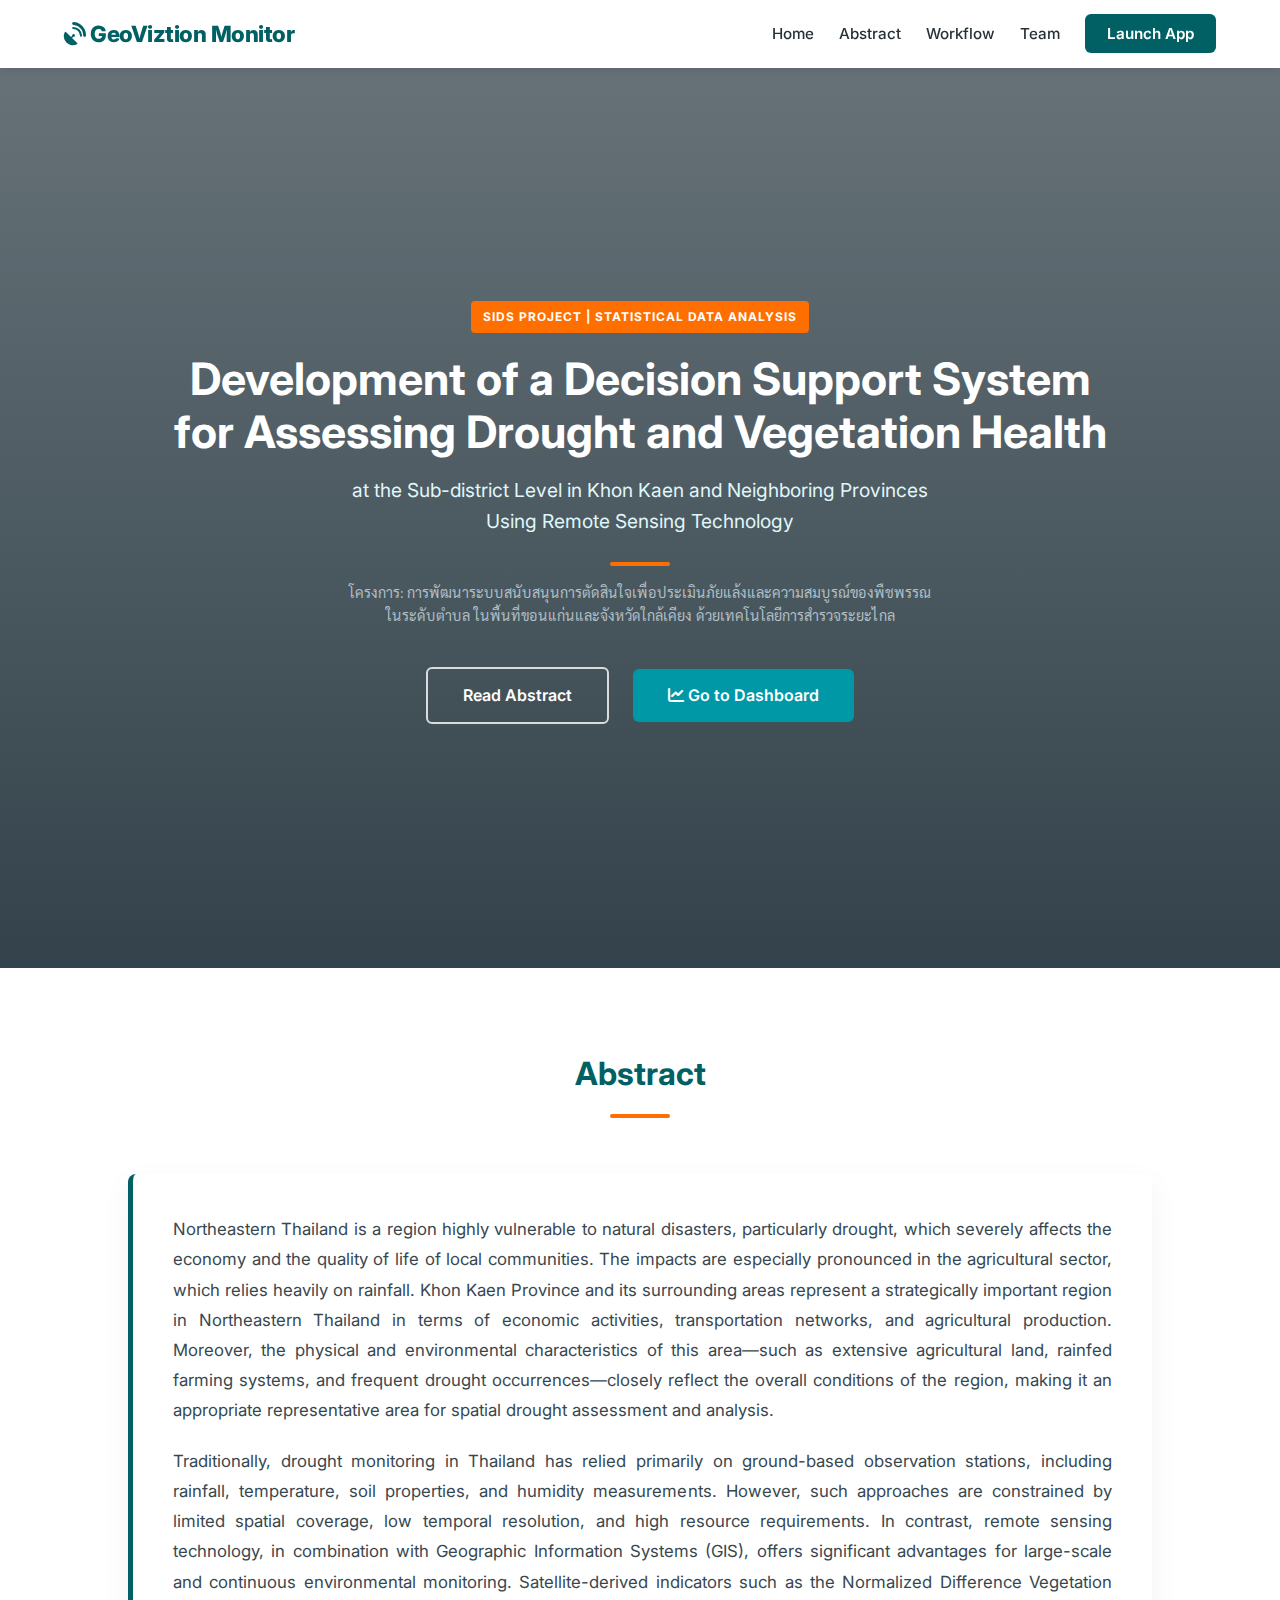
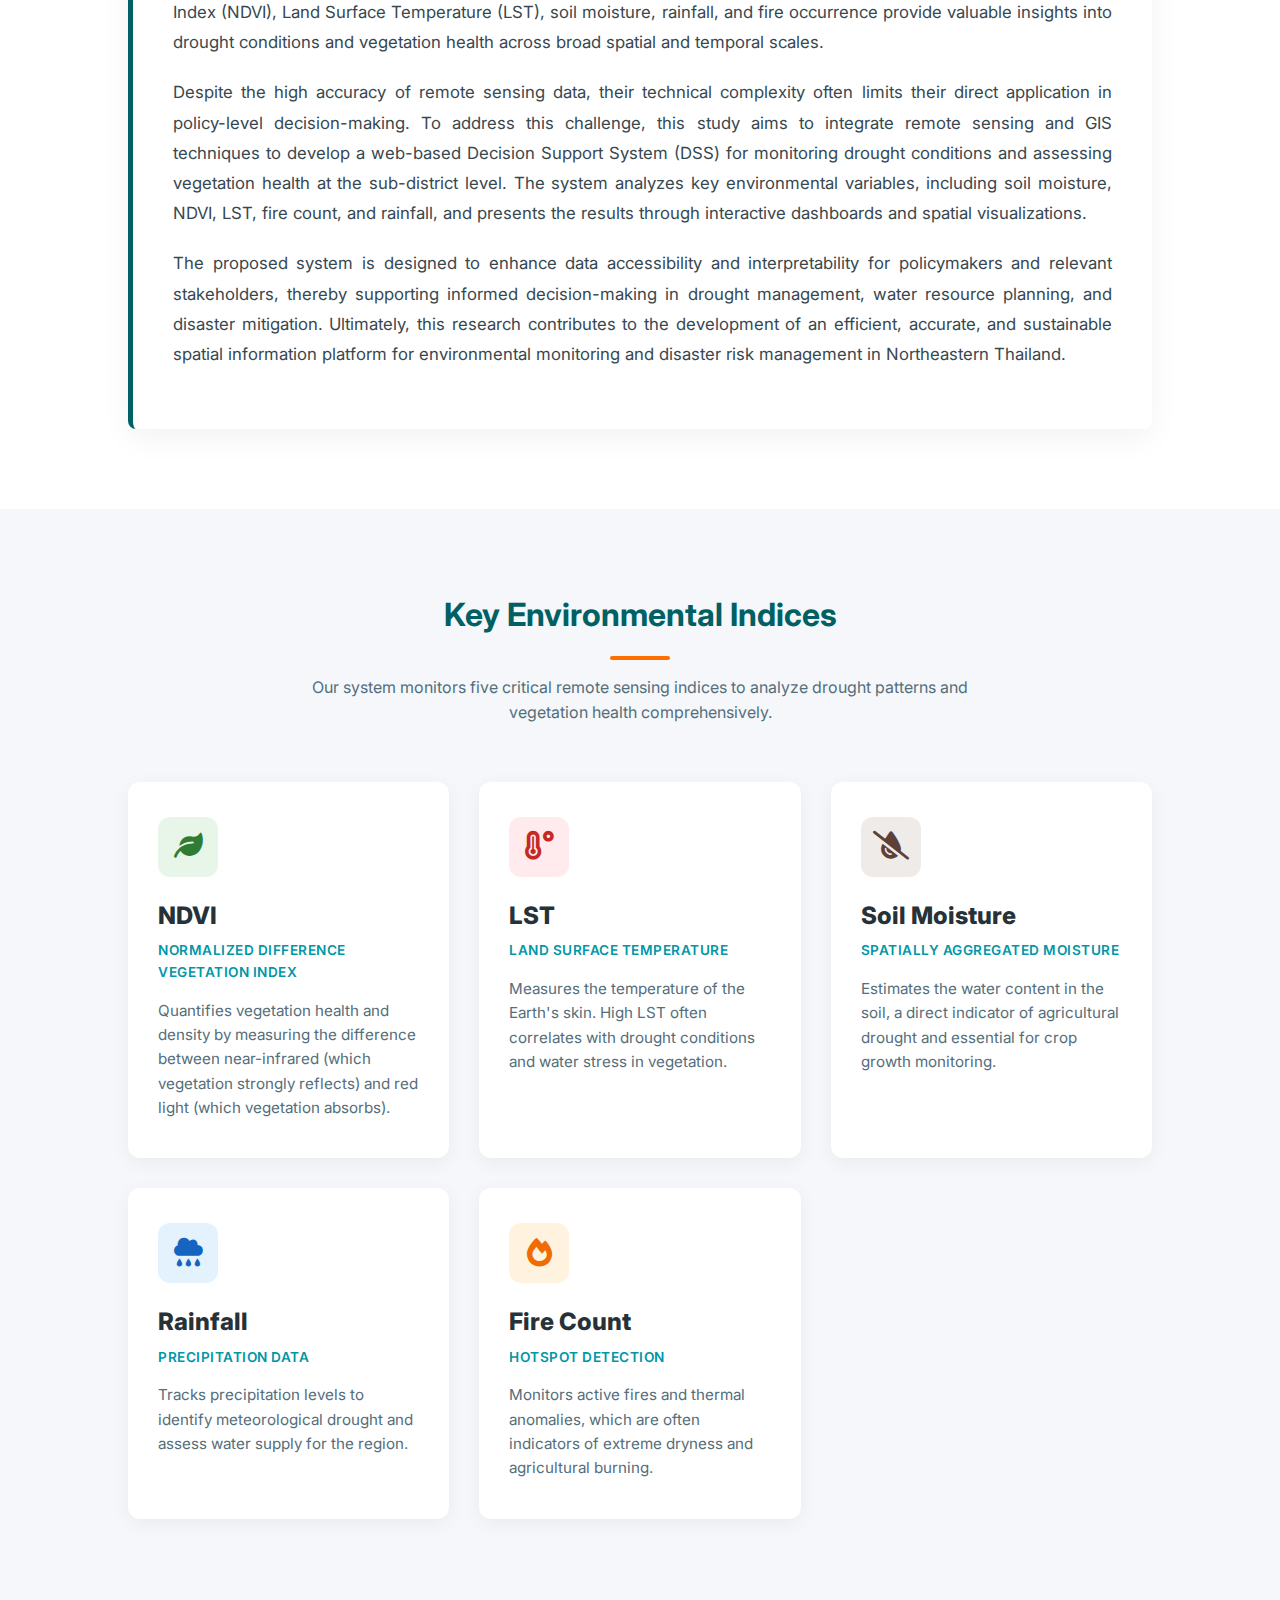
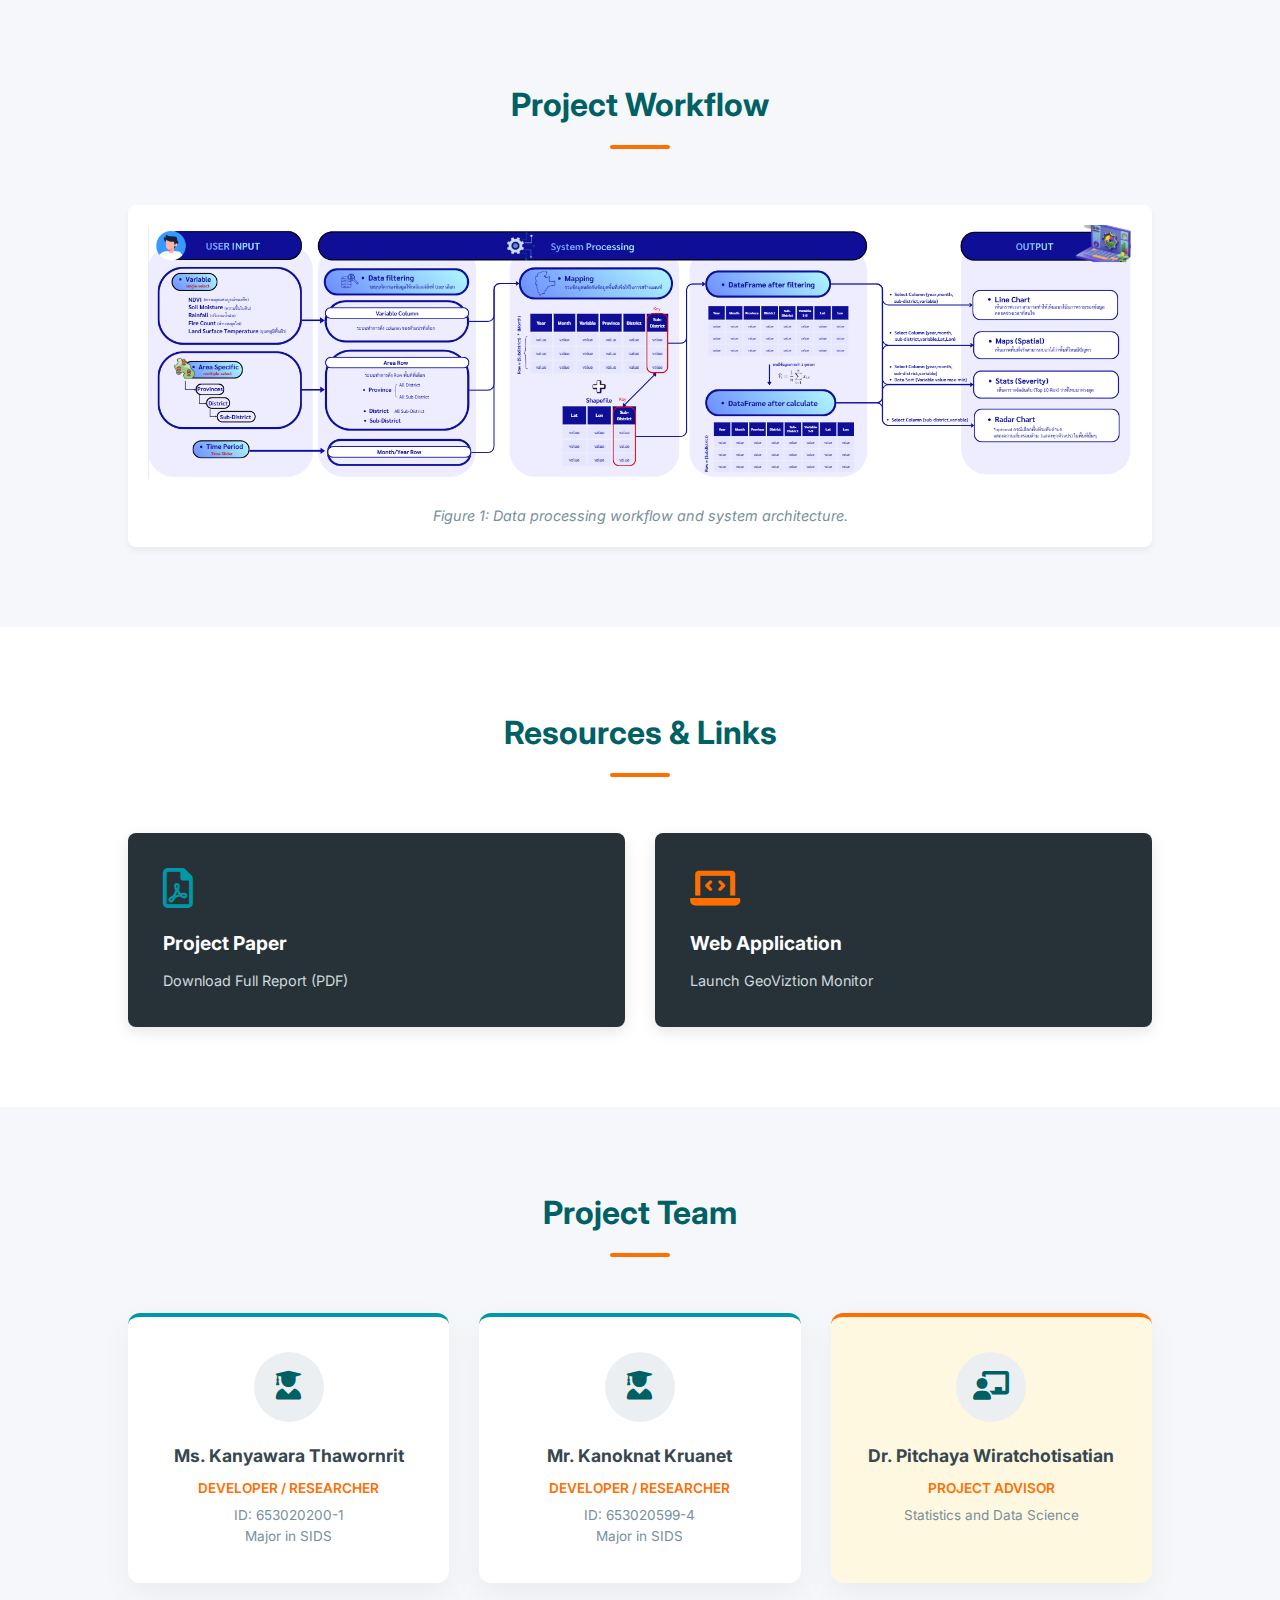
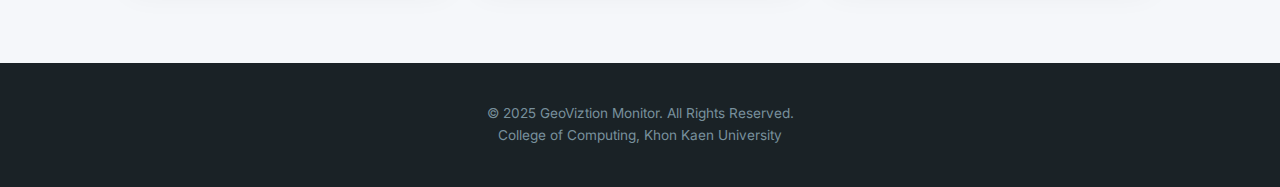
<file: index.html>
<!DOCTYPE html>
<html lang="en">
<head>
    <meta charset="UTF-8">
    <meta name="viewport" content="width=device-width, initial-scale=1.0">
    <title>GeoViztion Monitor - Drought & Vegetation DSS</title>
    <link rel="stylesheet" href="style.css">
    <link href="https://fonts.googleapis.com/css2?family=Inter:wght@300;400;600;700&family=Sarabun:wght@300;400&display=swap" rel="stylesheet">
    <link rel="stylesheet" href="https://cdnjs.cloudflare.com/ajax/libs/font-awesome/6.0.0/css/all.min.css">
</head>
<body>

    <nav>
        <div class="logo">
            <i class="fas fa-satellite-dish"></i> GeoViztion Monitor
        </div>
        <ul>
            <li><a href="#home">Home</a></li>
            <li><a href="#abstract">Abstract</a></li>
            <li><a href="#workflow">Workflow</a></li>
            <li><a href="#team">Team</a></li>
            <li><a href="#resources" class="btn-nav">Launch App</a></li>
        </ul>
    </nav>

    <header id="home">
        <div class="header-overlay">
            <div class="header-content">
                <span class="tag">SIDS Project | Statistical Data Analysis</span>
                
                <h1>Development of a Decision Support System<br>for Assessing Drought and Vegetation Health</h1>
                <h2 class="sub-title">at the Sub-district Level in Khon Kaen and Neighboring Provinces<br>Using Remote Sensing Technology</h2>
                
                <div class="divider"></div>

                <p class="th-title">
                    โครงการ: การพัฒนาระบบสนับสนุนการตัดสินใจเพื่อประเมินภัยแล้งและความสมบูรณ์ของพืชพรรณ<br>
                    ในระดับตำบล ในพื้นที่ขอนแก่นและจังหวัดใกล้เคียง ด้วยเทคโนโลยีการสำรวจระยะไกล
                </p>
                
                <div class="cta-group">
                    <a href="#abstract" class="btn btn-outline">Read Abstract</a>
                    <a href="#" class="btn btn-primary" onclick="alert('System is under development (Coming Soon)')">
                        <i class="fas fa-chart-line"></i> Go to Dashboard
                    </a>
                </div>
            </div>
        </div>
    </header>

    <section id="abstract" class="container">
        <div class="section-header">
            <h2>Abstract</h2>
            <div class="divider"></div>
        </div>
        <div class="abstract-box">
            <p>
                Northeastern Thailand is a region highly vulnerable to natural disasters, particularly drought, which severely affects the economy and the quality of life of local communities. The impacts are especially pronounced in the agricultural sector, which relies heavily on rainfall. Khon Kaen Province and its surrounding areas represent a strategically important region in Northeastern Thailand in terms of economic activities, transportation networks, and agricultural production. Moreover, the physical and environmental characteristics of this area—such as extensive agricultural land, rainfed farming systems, and frequent drought occurrences—closely reflect the overall conditions of the region, making it an appropriate representative area for spatial drought assessment and analysis.
            </p>
            <p>
                Traditionally, drought monitoring in Thailand has relied primarily on ground-based observation stations, including rainfall, temperature, soil properties, and humidity measurements. However, such approaches are constrained by limited spatial coverage, low temporal resolution, and high resource requirements. In contrast, remote sensing technology, in combination with Geographic Information Systems (GIS), offers significant advantages for large-scale and continuous environmental monitoring. Satellite-derived indicators such as the Normalized Difference Vegetation Index (NDVI), Land Surface Temperature (LST), soil moisture, rainfall, and fire occurrence provide valuable insights into drought conditions and vegetation health across broad spatial and temporal scales.
            </p>
            <p>
                Despite the high accuracy of remote sensing data, their technical complexity often limits their direct application in policy-level decision-making. To address this challenge, this study aims to integrate remote sensing and GIS techniques to develop a web-based Decision Support System (DSS) for monitoring drought conditions and assessing vegetation health at the sub-district level. The system analyzes key environmental variables, including soil moisture, NDVI, LST, fire count, and rainfall, and presents the results through interactive dashboards and spatial visualizations.
            </p>
            <p>
                The proposed system is designed to enhance data accessibility and interpretability for policymakers and relevant stakeholders, thereby supporting informed decision-making in drought management, water resource planning, and disaster mitigation. Ultimately, this research contributes to the development of an efficient, accurate, and sustainable spatial information platform for environmental monitoring and disaster risk management in Northeastern Thailand.
            </p>
        </div>
    </section>


    <section id="variables" class="bg-light">
        <div class="container">
            <div class="section-header">
                <h2>Key Environmental Indices</h2>
                <div class="divider"></div>
                <p style="max-width: 700px; margin: 0 auto; color: #546e7a;">
                    Our system monitors five critical remote sensing indices to analyze drought patterns and vegetation health comprehensively.
                </p>
            </div>
            
            <div class="variable-grid">
                <div class="var-card">
                    <div class="icon-box green">
                        <i class="fas fa-leaf"></i>
                    </div>
                    <h3>NDVI</h3>
                    <h4>Normalized Difference Vegetation Index</h4>
                    <p>Quantifies vegetation health and density by measuring the difference between near-infrared (which vegetation strongly reflects) and red light (which vegetation absorbs).</p>
                </div>

                <div class="var-card">
                    <div class="icon-box red">
                        <i class="fas fa-temperature-high"></i>
                    </div>
                    <h3>LST</h3>
                    <h4>Land Surface Temperature</h4>
                    <p>Measures the temperature of the Earth's skin. High LST often correlates with drought conditions and water stress in vegetation.</p>
                </div>

                <div class="var-card">
                    <div class="icon-box brown">
                        <i class="fas fa-tint-slash"></i>
                    </div>
                    <h3>Soil Moisture</h3>
                    <h4>Spatially Aggregated Moisture</h4>
                    <p>Estimates the water content in the soil, a direct indicator of agricultural drought and essential for crop growth monitoring.</p>
                </div>

                <div class="var-card">
                    <div class="icon-box blue">
                        <i class="fas fa-cloud-rain"></i>
                    </div>
                    <h3>Rainfall</h3>
                    <h4>Precipitation Data</h4>
                    <p>Tracks precipitation levels to identify meteorological drought and assess water supply for the region.</p>
                </div>

                <div class="var-card">
                    <div class="icon-box orange">
                        <i class="fas fa-fire"></i>
                    </div>
                    <h3>Fire Count</h3>
                    <h4>Hotspot Detection</h4>
                    <p>Monitors active fires and thermal anomalies, which are often indicators of extreme dryness and agricultural burning.</p>
                </div>
            </div>
        </div>
    </section>


    <section id="workflow" class="bg-light">
        <div class="container">
            <div class="section-header">
                <h2>Project Workflow</h2>
                <div class="divider"></div>
            </div>
            <div class="workflow-container">
                <img src="workflow.png" alt="Process Workflow Diagram" width="100%">
                <p class="caption">Figure 1: Data processing workflow and system architecture.</p>
            </div>
        </div>
    </section>

    <section id="resources" class="container">
        <div class="section-header">
            <h2>Resources & Links</h2>
            <div class="divider"></div>
        </div>
        <div class="container text-center">
            <div class="resource-grid">
                <a href="project-paper.pdf" class="resource-card" target="_blank">
                    <i class="far fa-file-pdf"></i>
                    <h3>Project Paper</h3>
                    <p>Download Full Report (PDF)</p>
                </a>
                <a href="#" class="resource-card active-card" onclick="alert('Coming Soon...')">
                    <i class="fas fa-laptop-code"></i>
                    <h3>Web Application</h3>
                    <p>Launch GeoViztion Monitor</p>
                </a>
            </div>
        </div>
    </section>

    <section id="team" class="bg-light">
        <div class="container">
            <div class="section-header">
                <h2>Project Team</h2>
                <div class="divider"></div>
            </div>
            <div class="team-grid">
                <div class="member-card">
                    <div class="avatar"><i class="fas fa-user-graduate"></i></div>
                    <h3>Ms. Kanyawara Thawornrit</h3>
                    <p class="role">Developer / Researcher</p>
                    <p class="id-code">ID: 653020200-1</p>
                    <p class="major">Major in SIDS</p>
                </div>
                <div class="member-card">
                    <div class="avatar"><i class="fas fa-user-graduate"></i></div>
                    <h3>Mr. Kanoknat Kruanet</h3>
                    <p class="role">Developer / Researcher</p>
                    <p class="id-code">ID: 653020599-4</p>
                    <p class="major">Major in SIDS</p>
                </div>
                <div class="member-card advisor">
                    <div class="avatar"><i class="fas fa-chalkboard-teacher"></i></div>
                    <h3>Dr. Pitchaya Wiratchotisatian</h3>
                    <p class="role">Project Advisor</p>
                    <p class="uni">Statistics and Data Science</p>
                </div>
            </div>
        </div>
    </section>

    <footer>
        <p>&copy; 2025 GeoViztion Monitor. All Rights Reserved.</p>
        <p>College of Computing, Khon Kaen University</p>
    </footer>

    <script src="script.js"></script>
</body>
</html>
</file>
<file: style.css>
/* Import Google Fonts: Inter (English) & Sarabun (Thai) */
@import url('https://fonts.googleapis.com/css2?family=Inter:wght@300;400;500;700&family=Sarabun:wght@300;400&display=swap');

:root {
    --primary: #006064; 
    --secondary: #0097a7; 
    --accent: #ff6f00; 
    --light: #f5f7fa;
    --dark: #263238;
    --text: #37474f;
}

* { margin: 0; padding: 0; box-sizing: border-box; }

body {
    font-family: 'Inter', 'Sarabun', sans-serif;
    line-height: 1.6;
    color: var(--text);
    background-color: #fff;
}

/* Navbar */
nav {
    background: rgba(255, 255, 255, 0.95);
    padding: 1rem 5%;
    display: flex;
    justify-content: space-between;
    align-items: center;
    position: sticky;
    top: 0;
    z-index: 1000;
    box-shadow: 0 2px 10px rgba(0,0,0,0.1);
}

.logo {
    font-size: 1.4rem;
    font-weight: 800;
    color: var(--primary);
    letter-spacing: -0.5px;
}

nav ul { list-style: none; display: flex; align-items: center; }
nav ul li a {
    text-decoration: none;
    color: var(--dark);
    margin-left: 25px;
    font-weight: 500;
    font-size: 0.95rem;
    transition: 0.3s;
}
nav ul li a:hover { color: var(--secondary); }

.btn-nav {
    background: var(--primary);
    color: white !important;
    padding: 10px 22px;
    border-radius: 6px;
    font-weight: 600;
}
.btn-nav:hover { background: var(--secondary); }

/* Hero Section */
header {
    background: linear-gradient(rgba(0, 20, 30, 0.6), rgba(0, 20, 30, 0.8)), url('https://images.unsplash.com/photo-1451187580459-43490279c0fa?ixlib=rb-1.2.1&auto=format&fit=crop&w=1352&q=80') no-repeat center center/cover;
    height: 100vh;
    position: relative;
    color: white;
    display: flex;
    align-items: center;
    justify-content: center;
    text-align: center;
}

.header-content { padding: 0 20px; max-width: 1000px; }

.header-content h1 { 
    font-size: 2.8rem; 
    margin-bottom: 15px; 
    line-height: 1.2; 
    font-weight: 700;
}

.sub-title {
    font-size: 1.2rem;
    font-weight: 400;
    margin-bottom: 25px;
    color: #e0f7fa;
}

.th-title {
    font-size: 0.9rem;
    color: #b0bec5;
    margin-bottom: 30px;
    font-family: 'Sarabun', sans-serif;
}

.tag { 
    background: var(--accent); 
    padding: 6px 12px; 
    border-radius: 4px; 
    font-size: 0.75rem; 
    font-weight: 700; 
    text-transform: uppercase;
    letter-spacing: 1px;
    margin-bottom: 20px; 
    display: inline-block; 
}

.btn {
    display: inline-block;
    padding: 14px 35px;
    margin: 10px;
    border-radius: 6px;
    text-decoration: none;
    font-weight: 600;
    transition: 0.3s;
}
.btn-primary { background: var(--secondary); color: white; }
.btn-primary:hover { background: white; color: var(--secondary); }
.btn-outline { border: 2px solid rgba(255,255,255,0.8); color: white; }
.btn-outline:hover { background: white; color: var(--dark); border-color: white; }

/* Sections Common */
section { padding: 5rem 10%; }
.bg-light { background: var(--light); }
.bg-dark { background: var(--dark); color: white; }
.section-header { text-align: center; margin-bottom: 3.5rem; }
.section-header h2 { font-size: 2rem; font-weight: 700; color: var(--primary); }
.bg-dark .section-header h2 { color: white; }
.divider { height: 4px; width: 60px; background: var(--accent); margin: 15px auto; border-radius: 2px; }

/* Abstract */
.abstract-box {
    background: white;
    padding: 40px;
    border-radius: 8px;
    box-shadow: 0 10px 30px rgba(0,0,0,0.05);
    text-align: justify;
    font-size: 1.05rem;
    border-left: 5px solid var(--primary);
    line-height: 1.8;
}
.abstract-box p { margin-bottom: 20px; }

/* Workflow */
.workflow-container {
    text-align: center;
    background: white;
    padding: 20px;
    border-radius: 8px;
    box-shadow: 0 4px 6px rgba(0,0,0,0.05);
}
.workflow-container img { max-width: 100%; height: auto; border-radius: 4px; }
.caption { color: #78909c; margin-top: 15px; font-style: italic; font-size: 0.9rem; }

/* Resources */
.resource-grid {
    display: grid;
    grid-template-columns: repeat(auto-fit, minmax(280px, 1fr));
    gap: 30px;
    margin-top: 20px;
}
.resource-card {
    background: var(--dark); /* เปลี่ยนพื้นหลังเป็นสีเข้มเพื่อให้เด่นบนพื้นขาว */
    padding: 35px;
    border-radius: 8px;
    text-decoration: none;
    color: white;
    transition: 0.3s;
    box-shadow: 0 5px 15px rgba(0,0,0,0.1);
}
.resource-card:hover { transform: translateY(-5px); background: var(--primary); }
.resource-card i { font-size: 2.5rem; margin-bottom: 20px; color: var(--secondary); }
.resource-card:hover i { color: white; } /* เปลี่ยนสีไอคอนเมื่อโฮเวอร์ */
.active-card i { color: var(--accent); }
.resource-card h3 { margin-bottom: 10px; font-size: 1.2rem; }
.resource-card p { color: #cfd8dc; font-size: 0.9rem; }

/* Team */
.team-grid {
    display: grid;
    grid-template-columns: repeat(auto-fit, minmax(220px, 1fr));
    gap: 30px;
}
.member-card {
    background: white;
    padding: 35px 20px;
    border-radius: 12px;
    text-align: center;
    box-shadow: 0 10px 30px rgba(0,0,0,0.05);
    border-top: 4px solid var(--secondary);
    transition: 0.3s;
}
.member-card:hover { transform: translateY(-5px); }
.advisor { border-top: 4px solid var(--accent); background: #fff8e1; }
.avatar {
    width: 70px; height: 70px;
    background: #eceff1;
    border-radius: 50%;
    margin: 0 auto 20px;
    display: flex; align-items: center; justify-content: center;
    font-size: 1.8rem; color: var(--primary);
}
.member-card h3 { font-size: 1.1rem; margin-bottom: 8px; font-weight: 700; }
.role { font-size: 0.85rem; color: var(--accent); font-weight: 600; text-transform: uppercase; margin-bottom: 5px;}
.id-code, .major, .uni { font-size: 0.85rem; color: #78909c; }

footer { background: #1a2226; color: #78909c; text-align: center; padding: 40px; font-size: 0.85rem; }

/* Variables Section */
.variable-grid {
    display: grid;
    grid-template-columns: repeat(auto-fit, minmax(300px, 1fr));
    gap: 30px;
    margin-top: 30px;
}

.var-card {
    background: white;
    padding: 35px 30px;
    border-radius: 12px;
    box-shadow: 0 5px 20px rgba(0,0,0,0.05);
    transition: all 0.3s ease;
    border-bottom: 3px solid transparent;
}

.var-card:hover {
    transform: translateY(-10px);
    box-shadow: 0 15px 30px rgba(0,0,0,0.1);
    border-bottom: 3px solid var(--secondary);
}

.icon-box {
    width: 60px;
    height: 60px;
    border-radius: 12px;
    display: flex;
    align-items: center;
    justify-content: center;
    font-size: 1.8rem;
    margin-bottom: 20px;
}

/* Specific Colors for each variable */
.green { background: #e8f5e9; color: #2e7d32; }
.red { background: #ffebee; color: #c62828; }
.brown { background: #efebe9; color: #5d4037; } /* Soil color */
.blue { background: #e3f2fd; color: #1565c0; }
.orange { background: #fff3e0; color: #ef6c00; }

.var-card h3 {
    font-size: 1.5rem;
    font-weight: 800;
    margin-bottom: 5px;
    color: var(--dark);
}

.var-card h4 {
    font-size: 0.85rem;
    font-weight: 600;
    color: var(--secondary);
    text-transform: uppercase;
    letter-spacing: 0.5px;
    margin-bottom: 15px;
}

.var-card p {
    font-size: 0.95rem;
    color: #546e7a;
    line-height: 1.6;
}
</file>
